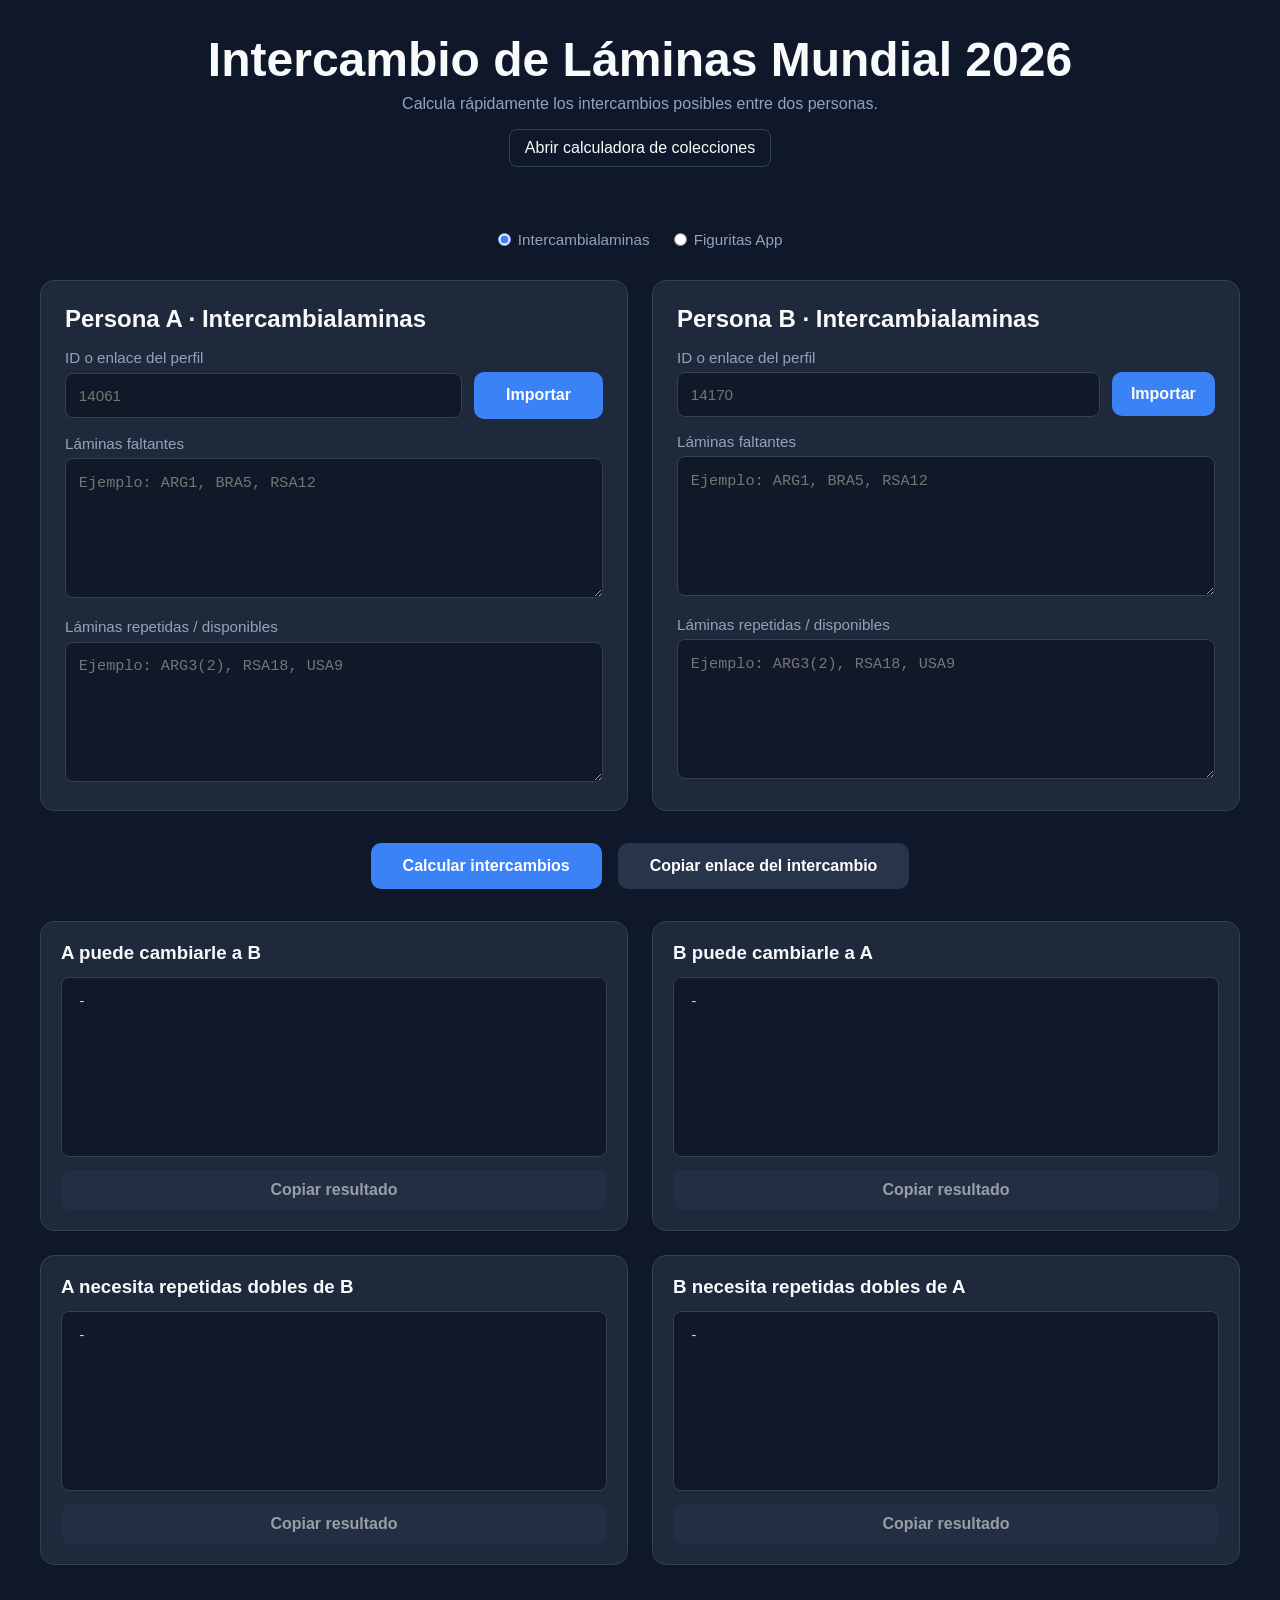
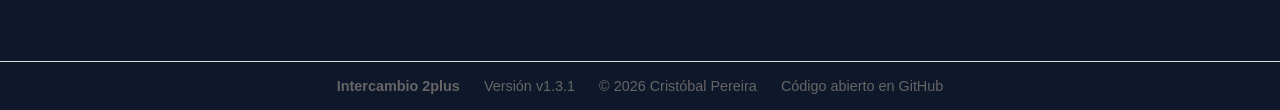
<file: index.html>
<!DOCTYPE html>
<html lang="es">

<head>
    <meta charset="UTF-8">
    <meta name="viewport" content="width=device-width, initial-scale=1.0">

    <title>Intercambio de Láminas Mundial 2026</title>

    <link rel="stylesheet" href="style.css">
</head>

<body>

    <header>
        <h1>Intercambio de Láminas Mundial 2026</h1>
        <p>Calcula rápidamente los intercambios posibles entre dos personas.</p>
        <a class="page-link" href="calculator.html">Abrir calculadora de colecciones</a>
    </header>

    <main>

        <section class="mode-selector">

                    <label>
                        <input
                            type="radio"
                            name="inputMode"
                            value="manual"
                            checked>
                        Intercambialaminas
                    </label>

                    <label>
                        <input
                            type="radio"
                            name="inputMode"
                            value="figuritas">
                        Figuritas App
                    </label>

                </section>

                <section class="personas">

                    <article class="persona">

                        <h2>Persona A · Intercambialaminas</h2>

                        <label for="aIntercambialaminasId">
                            ID o enlace del perfil<span id="aImportedProfile" class="imported-profile" hidden></span>
                        </label>

                        <div class="import-row">
                            <input
                                id="aIntercambialaminasId"
                                type="text"
                                placeholder="14061">

                            <button
                                id="aImportButton"
                                type="button">
                                Importar
                            </button>
                        </div>

                        <label for="aMissing">
                            Láminas faltantes
                        </label>

                        <textarea
                            id="aMissing"
                            spellcheck="false"
                            placeholder="Ejemplo: ARG1, BRA5, RSA12"></textarea>

                        <label for="aAvailable">
                            Láminas repetidas / disponibles
                        </label>

                        <textarea
                            id="aAvailable"
                            spellcheck="false"
                            placeholder="Ejemplo: ARG3(2), RSA18, USA9"></textarea>

                    </article>

                    <article class="persona">

                        <h2>Persona B · Intercambialaminas</h2>
                        
                        <label for="bIntercambialaminasId">
                            ID o enlace del perfil<span id="bImportedProfile" class="imported-profile" hidden></span>
                        </label>

                        <div class="import-row">
                            <input
                                id="bIntercambialaminasId"
                                type="text"
                                placeholder="14170">

                            <button
                                class="import-button"
                                id="bImportButton"
                                type="button">
                                Importar
                            </button>
                        </div>

                        <label for="bMissing">
                            Láminas faltantes
                        </label>

                        <textarea
                            id="bMissing"
                            spellcheck="false"
                            placeholder="Ejemplo: ARG1, BRA5, RSA12"></textarea>

                        <label for="bAvailable">
                            Láminas repetidas / disponibles
                        </label>

                        <textarea
                            id="bAvailable"
                            spellcheck="false"
                            placeholder="Ejemplo: ARG3(2), RSA18, USA9"></textarea>

                    </article>

                </section>

                <section
                    id="figuritasMode"
                    class="figuritas-mode"
                    hidden>

                    <article class="persona">

                        <h2>Persona A · Figuritas App</h2>

                        <label for="aFiguritas">
                            Exportación completa
                        </label>

                        <textarea
                            id="aFiguritas"
                            spellcheck="false"
                            placeholder="Figuritas App - Lista&#10;Me faltan&#10;FWC 🏆: 1, 2, 3&#10;RSA 🇿🇦: 14, 18&#10;&#10;Repetidas&#10;RSA 🇿🇦: 2, 4, 8(3)"></textarea>

                    </article>

                    <article class="persona">

                        <h2>Persona B · Figuritas App</h2>

                        <label for="bFiguritas">
                            Exportación completa
                        </label>

                        <textarea
                            id="bFiguritas"
                            spellcheck="false"
                            placeholder="Figuritas App - Lista&#10;Me faltan&#10;FWC 🏆: 1, 2, 3&#10;RSA 🇿🇦: 14, 18&#10;&#10;Repetidas&#10;RSA 🇿🇦: 2, 4, 8(3)"></textarea>

                    </article>

                </section>

        <section class="acciones">

            <button id="calculateButton">
                Calcular intercambios
            </button>

            <button id="shareButton" type="button" class="secondary-button" disabled>
                Copiar enlace del intercambio
            </button>

        </section>

        <section class="resultados">

            <article class="resultado">

                <h3 id="titleADirect">
                    A puede cambiarle a B
                </h3>

                <pre id="resultADirect">-</pre>

                <button
                    class="copy-result"
                    type="button"
                    data-result-id="resultADirect"
                    disabled>
                    Copiar resultado
                </button>

            </article>

            <article class="resultado">

                <h3 id="titleBDirect">
                    B puede cambiarle a A
                </h3>

                <pre id="resultBDirect">-</pre>

                <button
                    class="copy-result"
                    type="button"
                    data-result-id="resultBDirect"
                    disabled>
                    Copiar resultado
                </button>

            </article>

            <article class="resultado">

                <h3 id="titleAMatch">
                    A necesita repetidas dobles de B
                </h3>

                <pre id="resultAMatch">-</pre>

                <button
                    class="copy-result"
                    type="button"
                    data-result-id="resultAMatch"
                    disabled>
                    Copiar resultado
                </button>

            </article>

            <article class="resultado">

                <h3 id="titleBMatch">
                    B necesita repetidas dobles de A
                </h3>

                <pre id="resultBMatch">-</pre>

                <button
                    class="copy-result"
                    type="button"
                    data-result-id="resultBMatch"
                    disabled>
                    Copiar resultado
                </button>

            </article>

        </section>

    </main>

    <script type="module" src="app.js"></script>

</body>

<footer class="footer">
    <div class="footer-content">
        <span><strong>Intercambio 2plus</strong></span>
        <span>Versión <span id="version">1.0.0</span></span>
        <span>© 2026 Cristóbal Pereira</span>
        <span>
            Código abierto en
            <a href="https://github.com/cpereiram/intercambio-2plus"
               target="_blank"
               rel="noopener noreferrer">GitHub</a>
        </span>
    </div>
</footer>

</html>
</file>
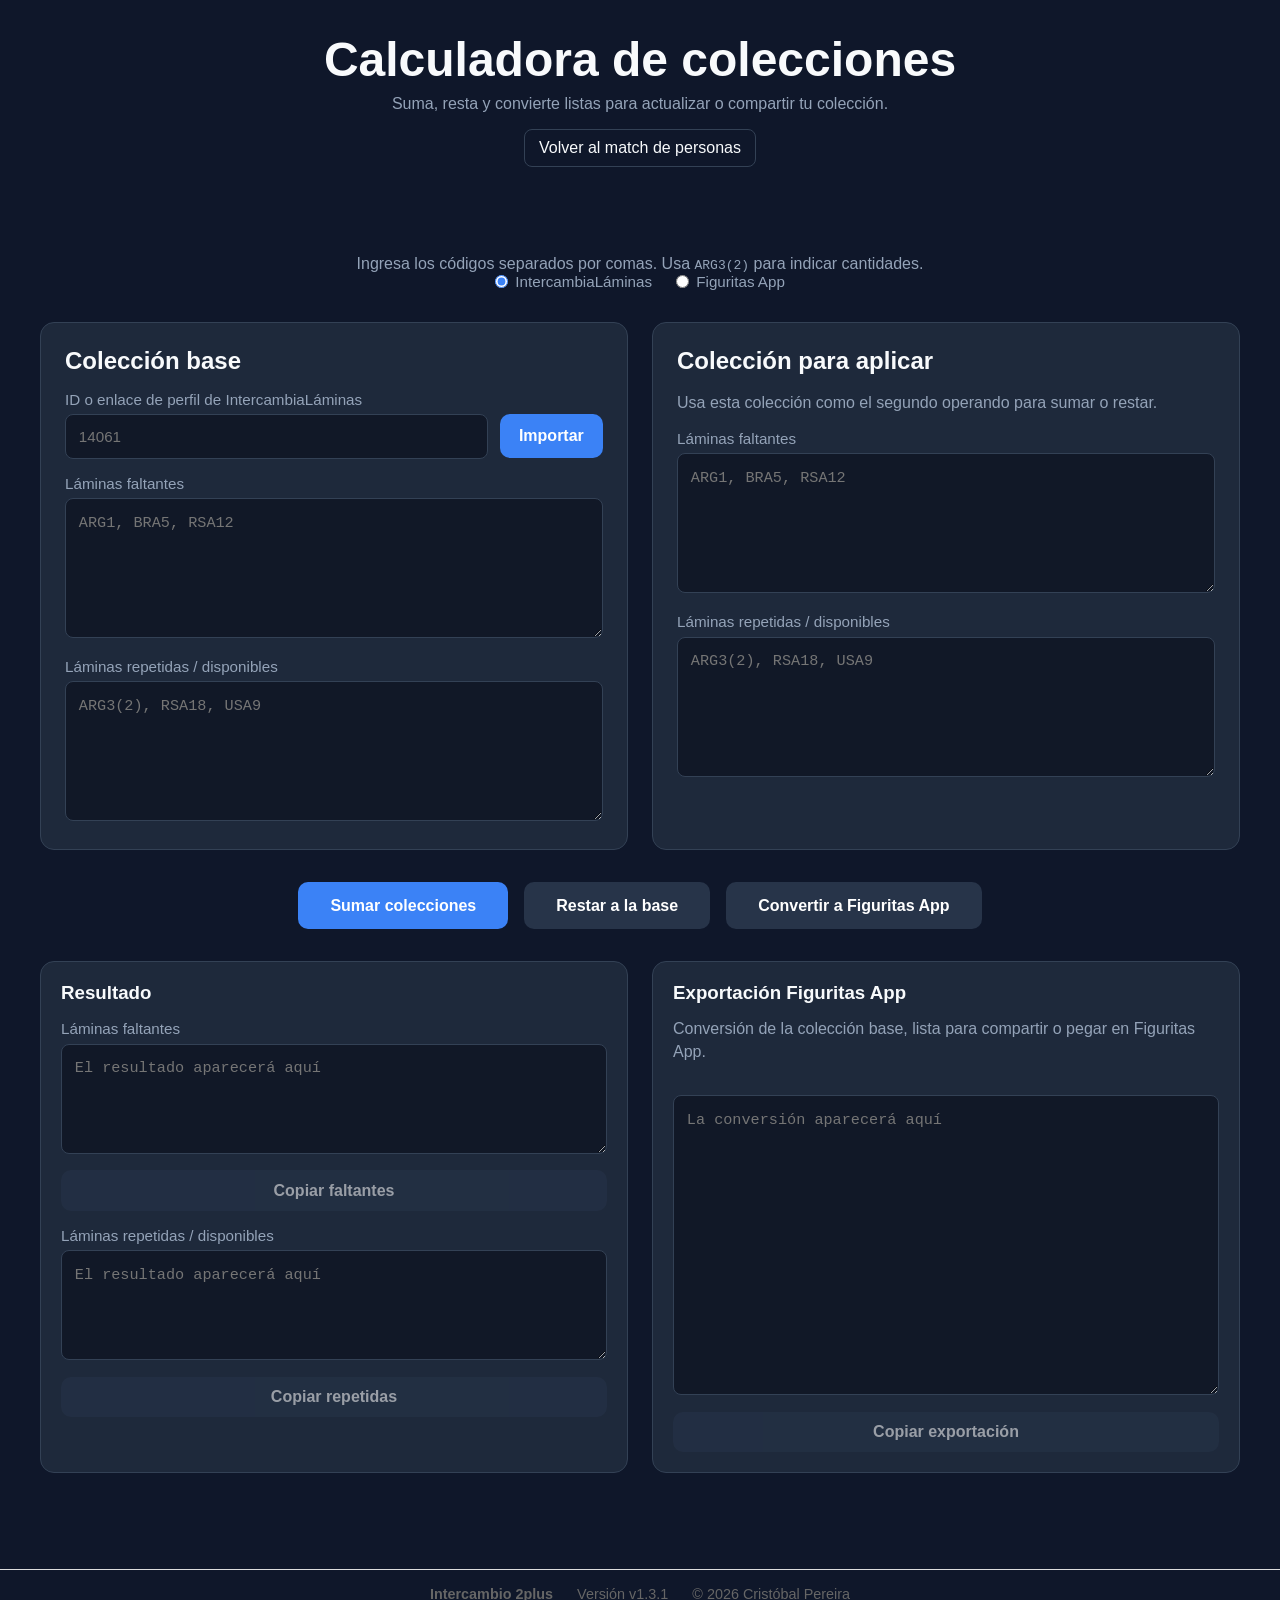
<file: calculator.html>
<!DOCTYPE html>
<html lang="es">
<head>
    <meta charset="UTF-8">
    <meta name="viewport" content="width=device-width, initial-scale=1.0">
    <title>Calculadora de colecciones · Mundial 2026</title>
    <link rel="stylesheet" href="style.css">
</head>
<body>
    <header>
        <h1>Calculadora de colecciones</h1>
        <p>Suma, resta y convierte listas para actualizar o compartir tu colección.</p>
        <a class="page-link" href="index.html">Volver al match de personas</a>
    </header>
    <main>
        <section class="calculator-intro">
            <p>Ingresa los códigos separados por comas. Usa <code>ARG3(2)</code> para indicar cantidades.</p>
        </section>
        <section class="mode-selector calculator-mode-selector">
            <label><input type="radio" name="calculatorBaseMode" value="intercambialaminas" checked> IntercambiaLáminas</label>
            <label><input type="radio" name="calculatorBaseMode" value="figuritas"> Figuritas App</label>
        </section>
        <section class="calculator-collections">
            <article class="persona">
                <h2>Colección base</h2>
                <div id="calculatorIntercambialaminasMode">
                    <label for="calculatorIntercambialaminasId">ID o enlace de perfil de IntercambiaLáminas<span id="calculatorImportedProfile" class="imported-profile" hidden></span></label>
                    <div class="import-row">
                        <input id="calculatorIntercambialaminasId" type="text" placeholder="14061">
                        <button id="calculatorImportButton" class="import-button" type="button">Importar</button>
                    </div>
                    <label for="calculatorBaseMissing">Láminas faltantes</label>
                    <textarea id="calculatorBaseMissing" spellcheck="false" placeholder="ARG1, BRA5, RSA12"></textarea>
                    <label for="calculatorBaseAvailable">Láminas repetidas / disponibles</label>
                    <textarea id="calculatorBaseAvailable" spellcheck="false" placeholder="ARG3(2), RSA18, USA9"></textarea>
                </div>
                <div id="calculatorFiguritasMode" hidden>
                    <label for="calculatorFiguritasInput">Exportación completa</label>
                    <textarea id="calculatorFiguritasInput" spellcheck="false" placeholder="Figuritas App - Lista&#10;Me faltan&#10;FWC 🏆: 1, 2, 3&#10;RSA 🇿🇦: 14, 18&#10;&#10;Repetidas&#10;RSA 🇿🇦: 2, 4, 8(3)"></textarea>
                </div>
            </article>
            <article class="persona">
                <h2>Colección para aplicar</h2>
                <p class="card-help">Usa esta colección como el segundo operando para sumar o restar.</p>
                <label for="calculatorOperandMissing">Láminas faltantes</label>
                <textarea id="calculatorOperandMissing" spellcheck="false" placeholder="ARG1, BRA5, RSA12"></textarea>
                <label for="calculatorOperandAvailable">Láminas repetidas / disponibles</label>
                <textarea id="calculatorOperandAvailable" spellcheck="false" placeholder="ARG3(2), RSA18, USA9"></textarea>
            </article>
        </section>
        <section class="calculator-actions">
            <button id="calculatorAddButton" type="button">Sumar colecciones</button>
            <button id="calculatorSubtractButton" type="button" class="secondary-button">Restar a la base</button>
            <button id="calculatorTranslateButton" type="button" class="secondary-button">Convertir a Figuritas App</button>
        </section>
        <section class="calculator-results">
            <article class="resultado">
                <h3 id="calculatorResultTitle">Resultado</h3>
                <label for="calculatorResultMissing">Láminas faltantes</label>
                <textarea id="calculatorResultMissing" spellcheck="false" readonly placeholder="El resultado aparecerá aquí"></textarea>
                <button id="calculatorCopyMissing" class="copy-result" type="button" disabled>Copiar faltantes</button>
                <label for="calculatorResultAvailable">Láminas repetidas / disponibles</label>
                <textarea id="calculatorResultAvailable" spellcheck="false" readonly placeholder="El resultado aparecerá aquí"></textarea>
                <button id="calculatorCopyAvailable" class="copy-result" type="button" disabled>Copiar repetidas</button>
            </article>
            <article class="resultado">
                <h3>Exportación Figuritas App</h3>
                <p class="card-help">Conversión de la colección base, lista para compartir o pegar en Figuritas App.</p>
                <textarea id="calculatorFiguritasResult" spellcheck="false" readonly placeholder="La conversión aparecerá aquí"></textarea>
                <button id="calculatorCopyFiguritas" class="copy-result" type="button" disabled>Copiar exportación</button>
            </article>
        </section>
    </main>
    <footer class="footer"><div class="footer-content"><span><strong>Intercambio 2plus</strong></span><span>Versión <span id="version">1.0.0</span></span><span>© 2026 Cristóbal Pereira</span></div></footer>
    <script type="module" src="calculator.js"></script>
</body>
</html>
</file>
<file: style.css>
/* ---------- Variables ---------- */

:root {
    --bg: #0f172a;
    --card: #1e293b;
    --card-hover: #273449;
    --input: #111827;

    --primary: #3b82f6;
    --primary-hover: #2563eb;

    --text: #f8fafc;
    --muted: #94a3b8;
    --border: #334155;
}

/* ---------- Reset ---------- */

* {
    margin: 0;
    padding: 0;
    box-sizing: border-box;
}

body {
    font-family:
        Inter,
        Segoe UI,
        Roboto,
        Arial,
        sans-serif;

    background: var(--bg);
    color: var(--text);

    min-height: 100vh;
}

/* ---------- Layout ---------- */

main {
    width: min(1200px, 95%);
    margin: auto;
    padding: 2rem 0 3rem;
}

header {
    text-align: center;
    padding: 2rem 1rem;
}

header h1 {
    font-size: clamp(2rem, 5vw, 3rem);
}

header p {
    margin-top: .5rem;
    color: var(--muted);
}

.page-link {
    display: inline-block;
    margin-top: 1rem;
    color: var(--text);
    text-decoration: none;
    border: 1px solid var(--border);
    border-radius: 8px;
    padding: .55rem .9rem;
}

.page-link:hover { background: var(--card); }

.calculator-collections,
.calculator-results {
    display: grid;
    grid-template-columns: repeat(2, 1fr);
    gap: 1.5rem;
    margin-top: 2rem;
}

.calculator-intro,
.card-help { color: var(--muted); }

.calculator-intro { text-align: center; margin-top: 1.5rem; }
.card-help { margin-bottom: 1rem; line-height: 1.45; }

.calculator-actions {
    display: flex;
    justify-content: center;
    gap: 1rem;
    flex-wrap: wrap;
    margin: 2rem 0;
}

.secondary-button { background: var(--card-hover); }
.secondary-button:hover { background: var(--border); }

.calculator-results { margin-top: 0; }
.calculator-results textarea { min-height: 110px; }
#calculatorFiguritasResult { min-height: 300px; margin-top: 1rem; }

/* La exportación de Figuritas App contiene varias líneas y emojis. */
.figuritas-mode textarea,
#calculatorFiguritasInput {
    min-height: 300px;
}

/* ---------- Modo de entrada ---------- */

.mode-selector {
    display: flex;
    justify-content: center;
    gap: 1.5rem;
}

.mode-selector label {
    display: flex;
    align-items: center;
    gap: .45rem;
    margin: 0;
    cursor: pointer;
}

.mode-selector input {
    accent-color: var(--primary);
}

/* ---------- Personas ---------- */

.personas,
.figuritas-mode{

    display: grid;

    grid-template-columns: repeat(2, 1fr);

    gap: 1.5rem;

    margin-top: 2rem;

}

.personas[hidden],
.figuritas-mode[hidden]{
    display: none;
}

.persona {

    background: var(--card);

    border-radius: 14px;

    padding: 1.5rem;

    border: 1px solid var(--border);

}

.persona h2 {

    margin-bottom: 1rem;

}

input[type="text"] {

    width: 100%;

    background: var(--input);

    color: var(--text);

    border: 1px solid var(--border);

    border-radius: 8px;

    padding: .8rem;

    font-size: .95rem;

}

input[type="text"]:focus {

    outline: none;

    border-color: var(--primary);

}

label {

    display: block;

    margin-top: 1rem;

    margin-bottom: .4rem;

    color: var(--muted);

    font-size: .95rem;

}

.imported-profile {
    color: var(--text);
    font-weight: 600;
}

textarea {

    width: 100%;

    min-height: 140px;

    resize: vertical;

    background: var(--input);

    color: var(--text);

    border: 1px solid var(--border);

    border-radius: 8px;

    padding: .8rem;

    font-size: .95rem;

    line-height: 1.5;

}

textarea:focus {

    outline: none;

    border-color: var(--primary);

}

/* ---------- Botón ---------- */

.acciones {

    display: flex;

    justify-content: center;

    gap: 1rem;

    flex-wrap: wrap;

    margin: 2rem 0;

}

button {

    cursor: pointer;

    border: none;

    border-radius: 10px;

    padding: .9rem 2rem;

    background: var(--primary);

    color: white;

    font-size: 1rem;

    font-weight: bold;

    transition: .2s;

}

button:hover {

    background: var(--primary-hover);

    transform: translateY(-2px);

}

/* ---------- Resultados ---------- */

.resultados {

    display: grid;

    grid-template-columns: repeat(2, 1fr);

    gap: 1.5rem;

}

.resultado {

    background: var(--card);

    border-radius: 14px;

    border: 1px solid var(--border);

    padding: 1.25rem;

}

.resultado h3 {

    margin-bottom: .8rem;

}

pre {

    background: var(--input);

    border-radius: 8px;

    border: 1px solid var(--border);

    padding: 1rem;

    min-height: 180px;

    overflow: auto;

    white-space: pre-wrap;

    word-break: break-word;

    color: #d1fae5;

}

.copy-result {
    width: 100%;
    margin-top: .8rem;
    padding: .7rem 1rem;
    background: var(--card-hover);
}

.copy-result:hover:not(:disabled) {
    background: var(--border);
    transform: none;
}

.copy-result:disabled {
    cursor: not-allowed;
    opacity: .55;
}

/* ---------- Footer ---------- */

.footer {
    margin-top: 3rem;
    padding: 1rem 0;
    border-top: 1px solid #ddd;
    font-size: .9rem;
    color: #666;
}

.footer-content {
    display: flex;
    justify-content: center;
    gap: 1.5rem;
    flex-wrap: wrap;
    align-items: center;
}

.footer a {
    color: inherit;
    text-decoration: none;
}

.footer a:hover {
    text-decoration: underline;
}

/* ---------- Import Row ---------- */
.import-row {

    display: flex;

    gap: .75rem;

    align-items: center;

}

.import-row input {

    flex: 1;

}

.import-button {

    padding: .8rem 1.2rem;

    white-space: nowrap;

}

/* ---------- Responsive ---------- */

@media (max-width: 900px) {

    .personas,
    .figuritas-mode,
    .calculator-collections,
    .calculator-results,
    .intercambialaminas-mode {

        grid-template-columns: 1fr;

    }

    .resultados {

        grid-template-columns: 1fr;

    }

}

@media (max-width: 600px) {

    main {

        width: 94%;

    }

    .persona,
    .resultado,
    .figuritas-mode,
    .intercambialaminas-mode {

        padding: 1rem;

    }

    textarea {

        min-height: 120px;

    }

    button {

        width: 100%;

    }

    .import-row {

        flex-direction: column;

        align-items: stretch;

    }

    .import-row button {

        width: 100%;

    }

}
</file>
